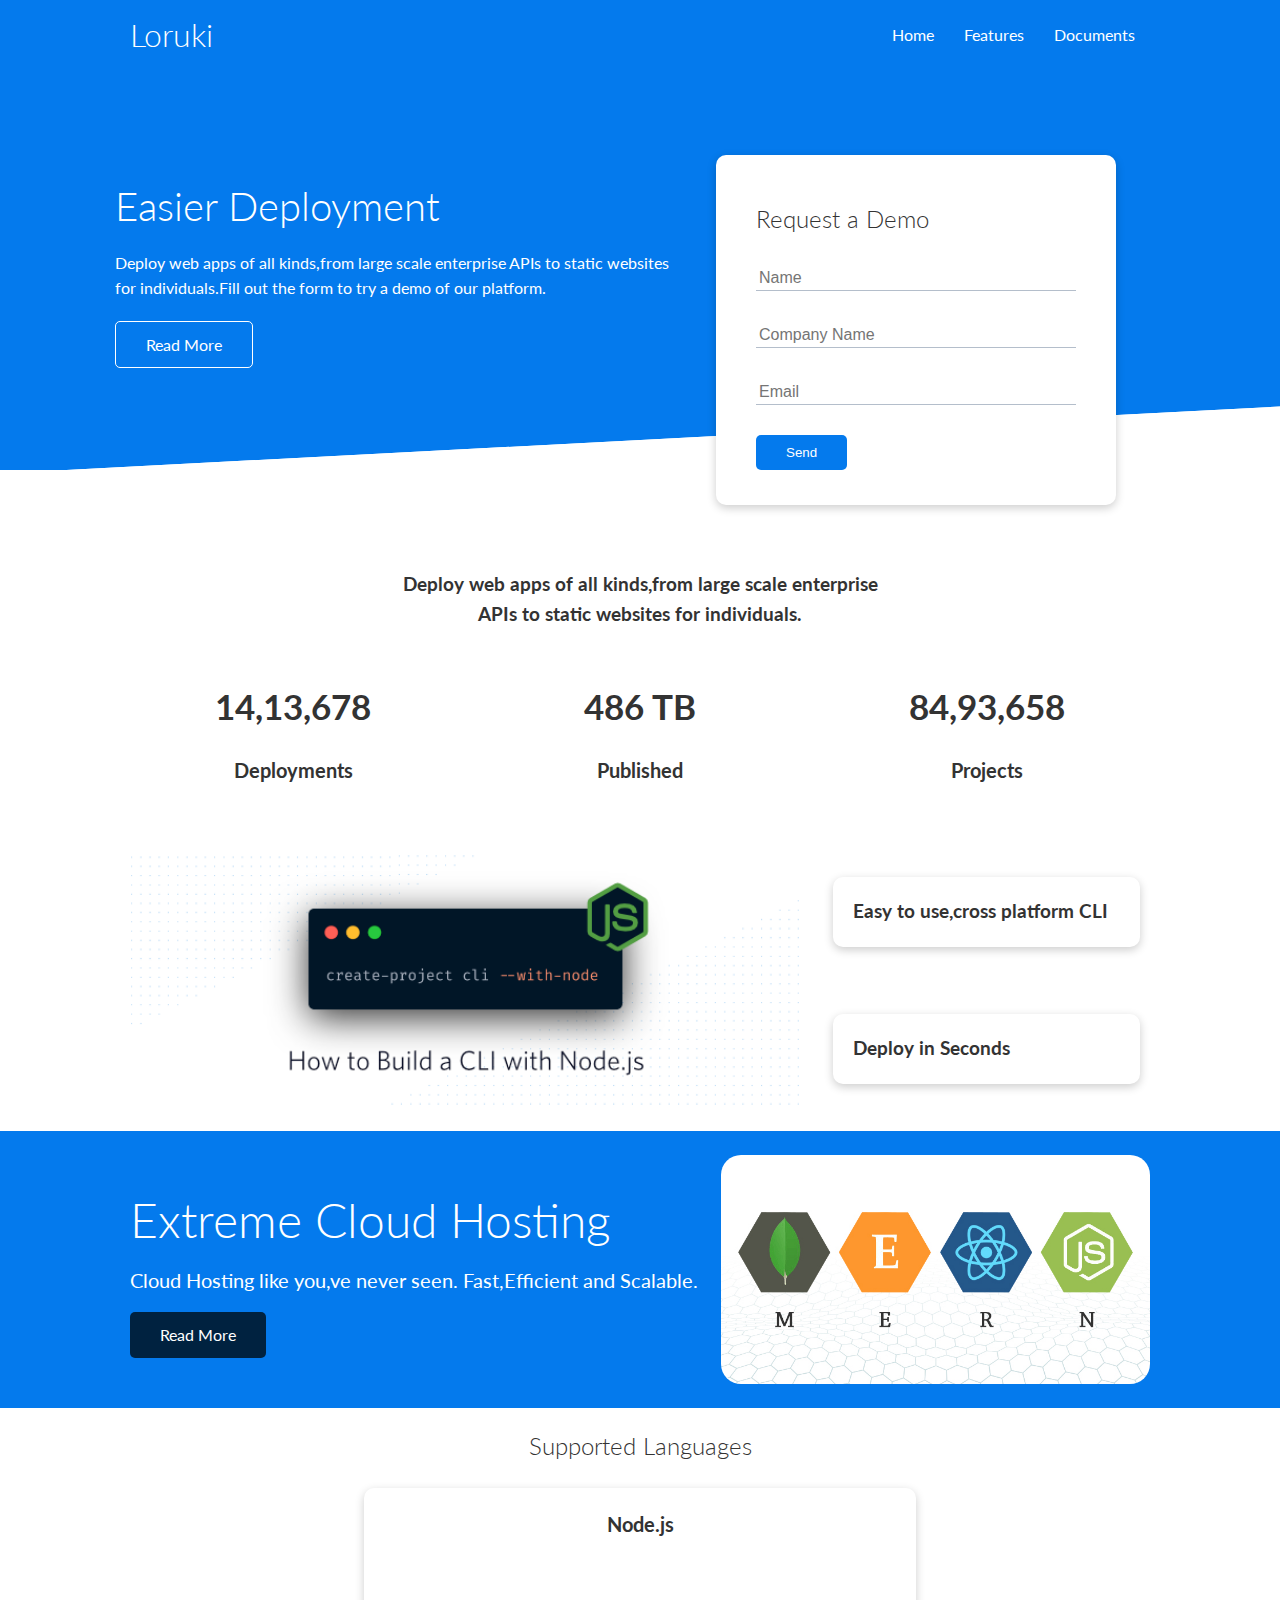
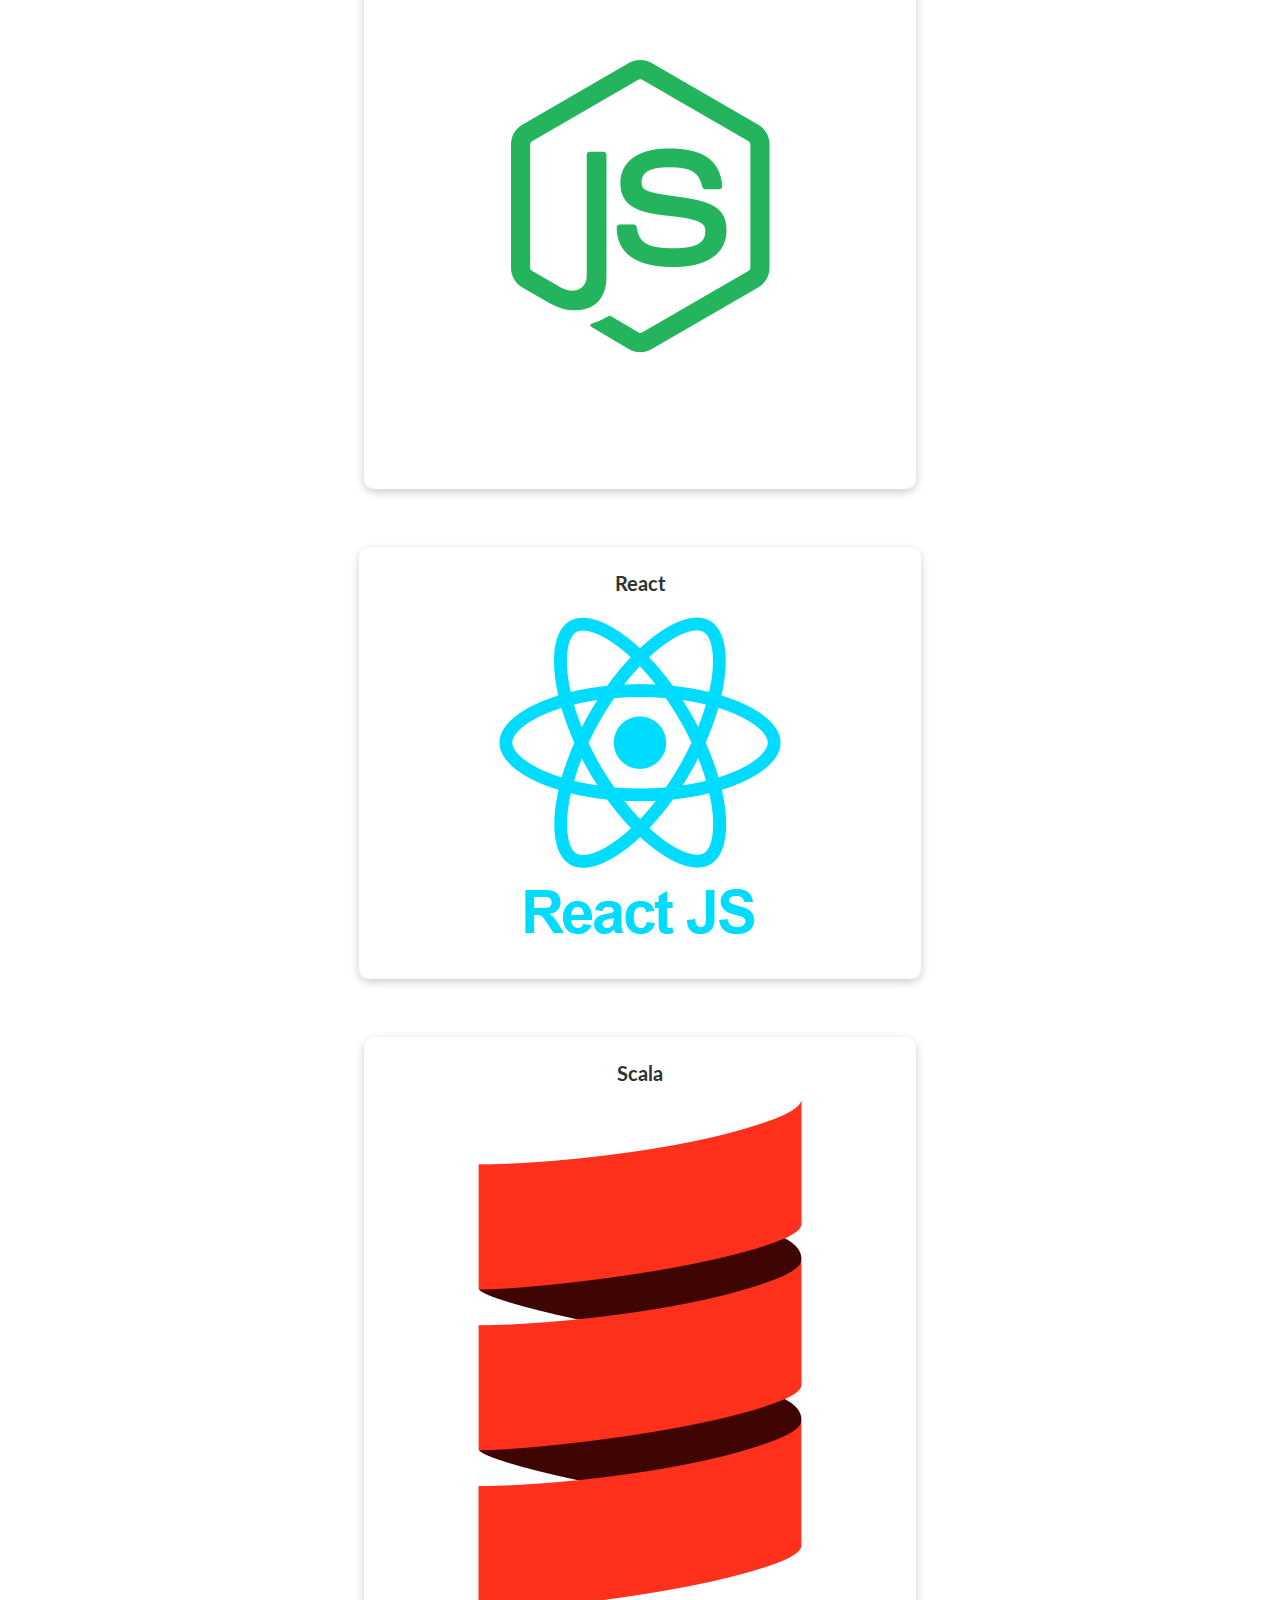
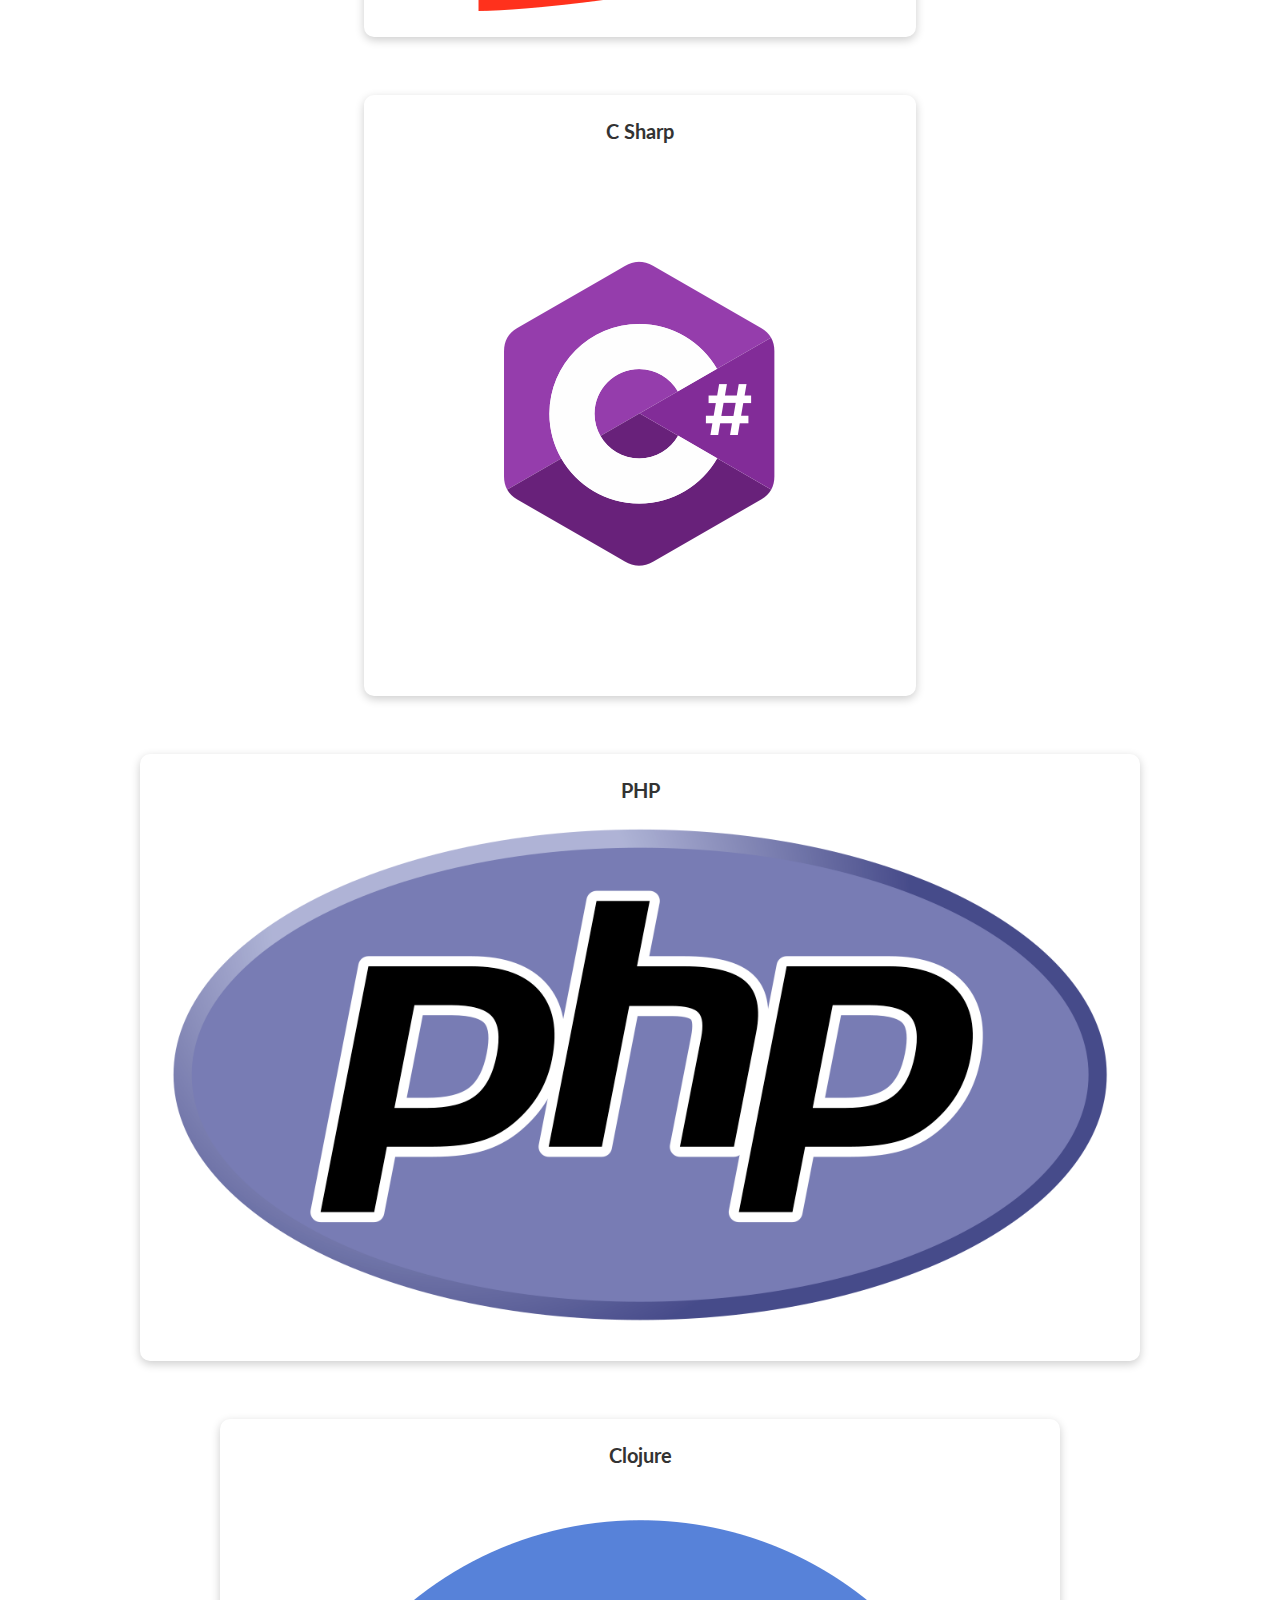
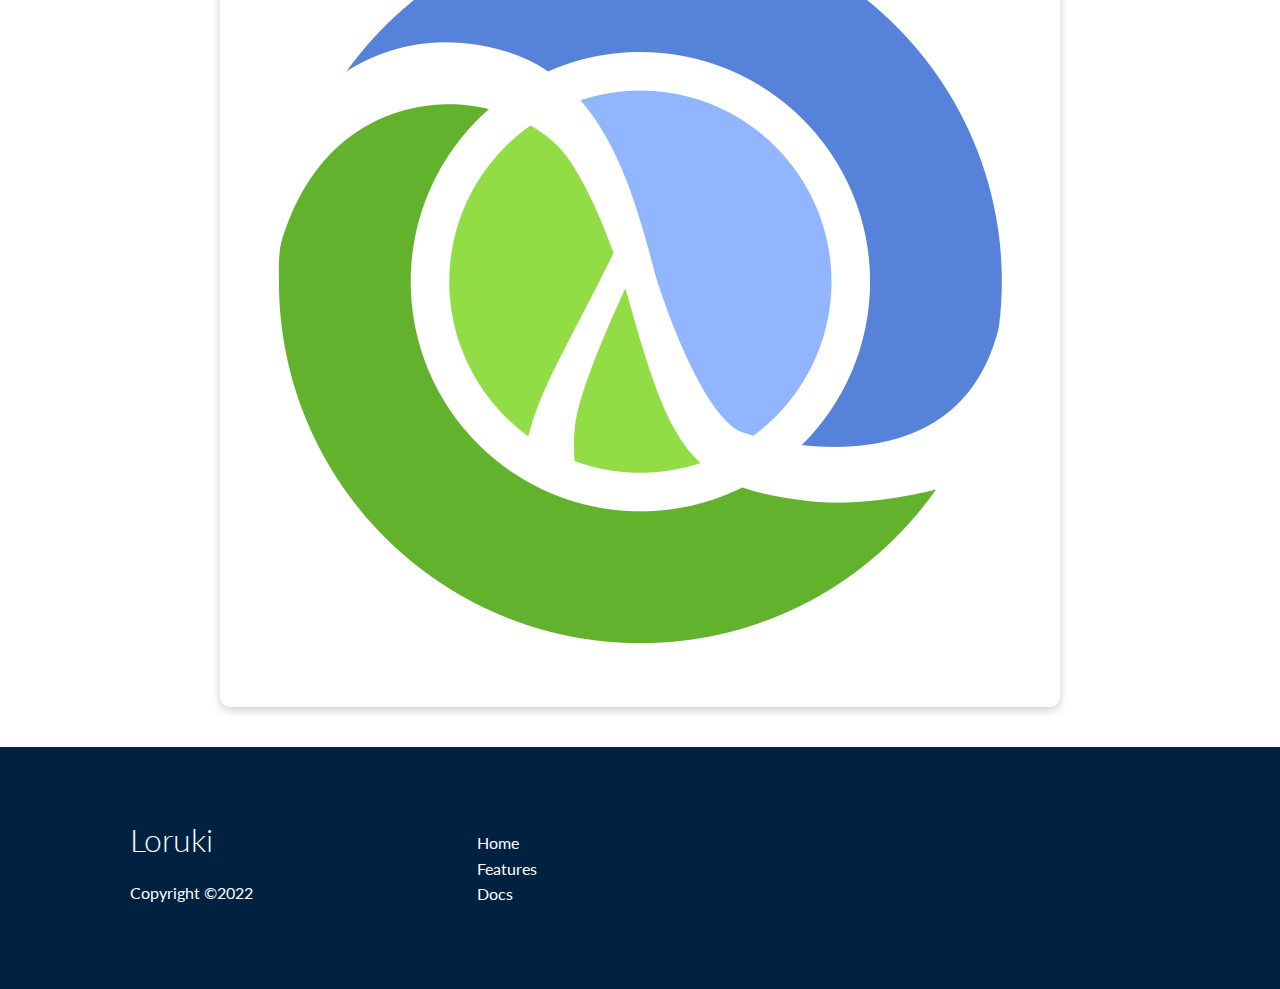
<file: index.html>
<!DOCTYPE html>
<html lang="en">

<head>
    <meta charset="UTF-8">
    <meta http-equiv="X-UA-Compatible" content="IE=edge">
    <meta name="viewport" content="width=device-width, initial-scale=1.0">
    <link rel="stylesheet" href="https://cdnjs.cloudflare.com/ajax/libs/font-awesome/6.2.0/css/all.min.css"
    integrity="sha512-xh6O/CkQoPOWDdYTDqeRdPCVd1SpvCA9XXcUnZS2FmJNp1coAFzvtCN9BmamE+4aHK8yyUHUSCcJHgXloTyT2A=="
    crossorigin="anonymous" referrerpolicy="no-referrer" />
    <link rel="stylesheet" href="CSS/style.css">
    <title>Cloud Hosting for Everyone</title>
</head>

<body>
    <!-- Navbar area -->
    <div class="navbar">
        <div class="container flex">
            <h1 class="logo">Loruki</h1>
            <nav>
                <ul>
                    <li><a href="index.html">Home</a></li>
                    <li><a href="Features.html">Features</a></li>
                    <li><a href="docs.html">Documents</a></li>
                </ul>
            </nav>
        </div>
    </div>

    <!-- Showcase Area -->
    <section class="showcase">
        <div class="container grid">
            <div class="showcase-text">
                <h1>Easier Deployment</h1>
                <p>Deploy web apps of all kinds,from
                    large scale enterprise APIs to static 
                    websites for individuals.Fill out the form 
                    to try a demo of our platform.
                </p>
                <a href="features.html" class="btn btn-outline">Read More</a>
            </div>
            <div class="showcase-form card">
                <h2>Request a Demo</h2>
                <form>
                    <div class="form-control">
                        <input type="text" name="name" placeholder="Name" required>
                    </div>
                    <div class="form-control">
                        <input type="text" name="company" placeholder="Company Name" required>
                    </div>
                    <div class="form-control">
                        <input type="email" name="email" placeholder="Email" required>
                    </div>
                    <input type="submit" value="Send" class="btn btn-primary">
                </form>
            </div>
        </div>
    </section>
    <!-- Stats -->
    <section class="stats">
        <div class="container">
            <h3 class="stats-heading text-center my-1">
                Deploy web apps of all kinds,from
                    large scale enterprise APIs to static 
                    websites for individuals.
            </h3>
            <div class=" grid grid-3 text-center my-4">
                <div>
                    <i class="fas fa-server fa-3x"></i>
                    <h3>14,13,678</h3>
                    <p class="text-secondary">Deployments</p>
                </div>
                <div>
                    <i class="fas fa-upload fa-3x"></i>
                    <h3>486 TB</h3>
                    <p class="text-secondary">Published</p>
                </div>
                <div>
                    <i class="fas fa-project-diagram fa-3x"></i>
                    <h3>84,93,658</h3>
                    <p class="text-secondary">Projects</p>
                </div>
            </div>
        </div>
    </section>
    <!-- Cli -->
    <section class="cli">
        <div class="container grid">
            <img src="images/pro.png" alt="">
            <div class="card">
                <h3>Easy to use,cross platform CLI</h3>
            </div>
            <div class="card">
                <h3>Deploy in Seconds</h3>
            </div>
        </div>

    </section>
    <!-- Cloud -->
    <section class="cloud bg-primary my-2 py-2">
        <div class="container grid">
            <div class="text center">
                <h2 class="lg">Extreme Cloud Hosting</h2>
                <p class="lead my-1">Cloud Hosting like you,ve never seen.
                    Fast,Efficient and Scalable.
                </p>
                <a href="features.html" class="btn btn-dark">Read More</a>
            </div>
            <img src="images/Mern.jpg" alt="" class="img-border">
        </div>

    </section>

    <!-- Languages -->
    <section class="languages">
        <h2 class="md text-center my2">
            Supported Languages
        </h2>
        <div class="container flex">
            <div class="card">
                <h4>Node.js</h4>
                <img src="images/nodejs.png" alt="">
            </div>
            <div class="card">
                <h4>React</h4>
                <img src="images/react.png" alt="">
            </div>
            <div class="card">
                <h4>Scala</h4>
                <img src="images/scala.png" alt="">
            </div>
            <div class="card">
                <h4>C Sharp</h4>
                <img src="images/csharp.png" alt="">
            </div>
            <div class="card">
                <h4>PHP</h4>
                <img src="images/php.png" alt="">
            </div>
            <div class="card">
                <h4>Clojure</h4>
                <img src="images/clojure.png" alt="">
            </div>
        </div>
    </section>

    <!-- Footer -->
    <footer class="footer bg-dark py-5">
        <div class="container grid grid-3">
            <div>
                <h1>
                    Loruki
                </h1>
                <p>Copyright &copy;2022</p>
            </div>
            <nav>
                <ul>
                    <li><a href="index.html">Home</a></li>
                    <li><a href="features.html">Features</a></li>
                    <li><a href="docs.html">Docs</a></li>
                </ul>
            </nav>
            <div class="social">
                <a href="#"><i class="fab fa-github fa-2x"></i></a>
                <a href="#"><i class="fab fa-facebook fa-2x"></i></a>
                <a href="#"><i class="fab fa-linkedin fa-2x"></i></a>
            </div>
        </div>
    </footer>


</body>

</html>
</file>
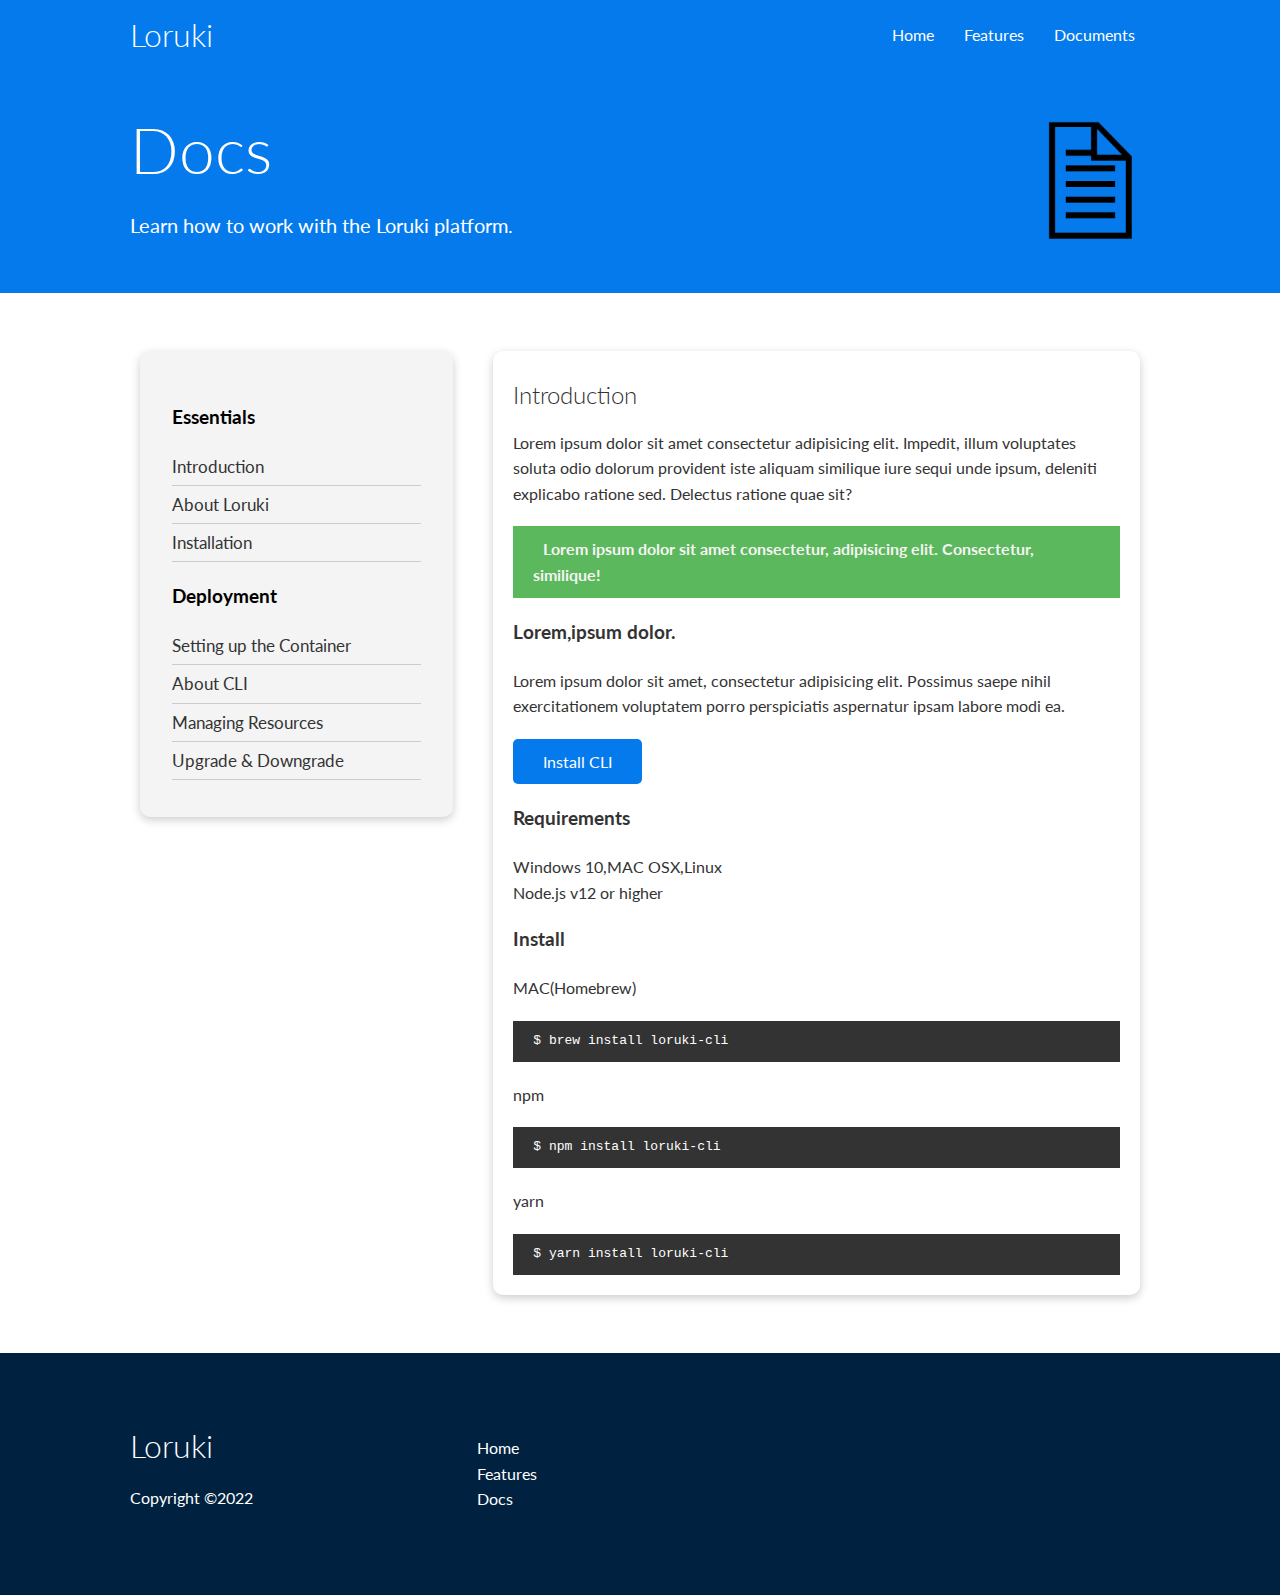
<file: docs.html>
<!DOCTYPE html>
<html lang="en">

<head>
    <meta charset="UTF-8">
    <meta http-equiv="X-UA-Compatible" content="IE=edge">
    <meta name="viewport" content="width=device-width, initial-scale=1.0">
    <link rel="stylesheet" href="https://cdnjs.cloudflare.com/ajax/libs/font-awesome/6.2.0/css/all.min.css"
        integrity="sha512-xh6O/CkQoPOWDdYTDqeRdPCVd1SpvCA9XXcUnZS2FmJNp1coAFzvtCN9BmamE+4aHK8yyUHUSCcJHgXloTyT2A=="
        crossorigin="anonymous" referrerpolicy="no-referrer" />
    <link rel="stylesheet" href="CSS/style.css">
    <title>Cloud Hosting for Everyone</title>
</head>

<body>
    <!-- Navbar area -->
    <div class="navbar">
        <div class="container flex">
            <h1 class="logo">Loruki</h1>
            <nav>
                <ul>
                    <li><a href="index.html">Home</a></li>
                    <li><a href="Features.html">Features</a></li>
                    <li><a href="docs.html">Documents</a></li>
                </ul>
            </nav>
        </div>
    </div>
    <!-- Head -->
    <section class="docs-head bg-primary py-3">
        <div class="container grid">
            <div>
                <h1 class="xl">Docs</h1>
                <p class="lead">
                    Learn how to work with the Loruki platform.
                </p>
            </div>
            <img src="images/docs.png" alt="">
        </div>
    </section>
    <!-- Docs main -->
    <section class="docs-main my-4">
        <div class="container grid">
            <div class="card bg-light p-3">
                <h3 class="my-2">Essentials</h3>
                <nav>
                    <ul>
                        <li><a href="#">Introduction</a></li>
                        <li><a href="#">About Loruki</a></li>
                        <li><a href="#">Installation</a></li>
                    </ul>
                </nav>
                <h3 class="my-2">Deployment</h3>
                <nav>
                    <ul>
                        <li><a href="#">Setting up the Container</a></li>
                        <li><a href="#">About CLI</a></li>
                        <li><a href="#">Managing Resources</a></li>
                        <li><a href="#">Upgrade & Downgrade</a></li>
                    </ul>

                </nav>
            </div>
            <div class="card">
                <h2>Introduction</h2>
                <p>Lorem ipsum dolor sit amet consectetur adipisicing elit. Impedit, illum voluptates soluta odio
                    dolorum provident iste aliquam similique iure sequi unde ipsum, deleniti explicabo ratione sed.
                    Delectus ratione quae sit?
                </p>

                <div class="alert alert-success">
                    <i class="fas fa-info"></i>
                    Lorem ipsum dolor sit amet consectetur, adipisicing elit. Consectetur, similique!
                </div>

                <h3>Lorem,ipsum dolor.</h3>
                <p>Lorem ipsum dolor sit amet, consectetur adipisicing elit. Possimus saepe nihil exercitationem
                    voluptatem porro perspiciatis aspernatur ipsam labore modi ea.
                </p>
                <a href="#" class="btn btn-primary">Install CLI</a>

                <h3>Requirements</h3>
                <ul>
                    <li>Windows 10,MAC OSX,Linux</li>
                    <li>Node.js v12 or higher</li>
                </ul>

                <h3>Install</h3>
                <p>MAC(Homebrew)</p>
                <pre><code>$ brew install loruki-cli</code></pre>
                <p>npm</p>
                <pre><code>$ npm install loruki-cli</code></pre>
                <p>yarn</p>
                <pre><code>$ yarn install loruki-cli</code></pre>
            </div>
        </div>
    </section>

    <!-- Footer -->
    <footer class="footer bg-dark py-5">
        <div class="container grid grid-3">
            <div>
                <h1>
                    Loruki
                </h1>
                <p>Copyright &copy;2022</p>
            </div>
            <nav>
                <ul>
                    <li><a href="index.html">Home</a></li>
                    <li><a href="features.html">Features</a></li>
                    <li><a href="docs.html">Docs</a></li>
                </ul>
            </nav>
            <div class="social">
                <a href="#"><i class="fab fa-github fa-2x"></i></a>
                <a href="#"><i class="fab fa-facebook fa-2x"></i></a>
                <a href="#"><i class="fab fa-linkedin fa-2x"></i></a>
            </div>
        </div>
    </footer>


</body>

</html>
</file>
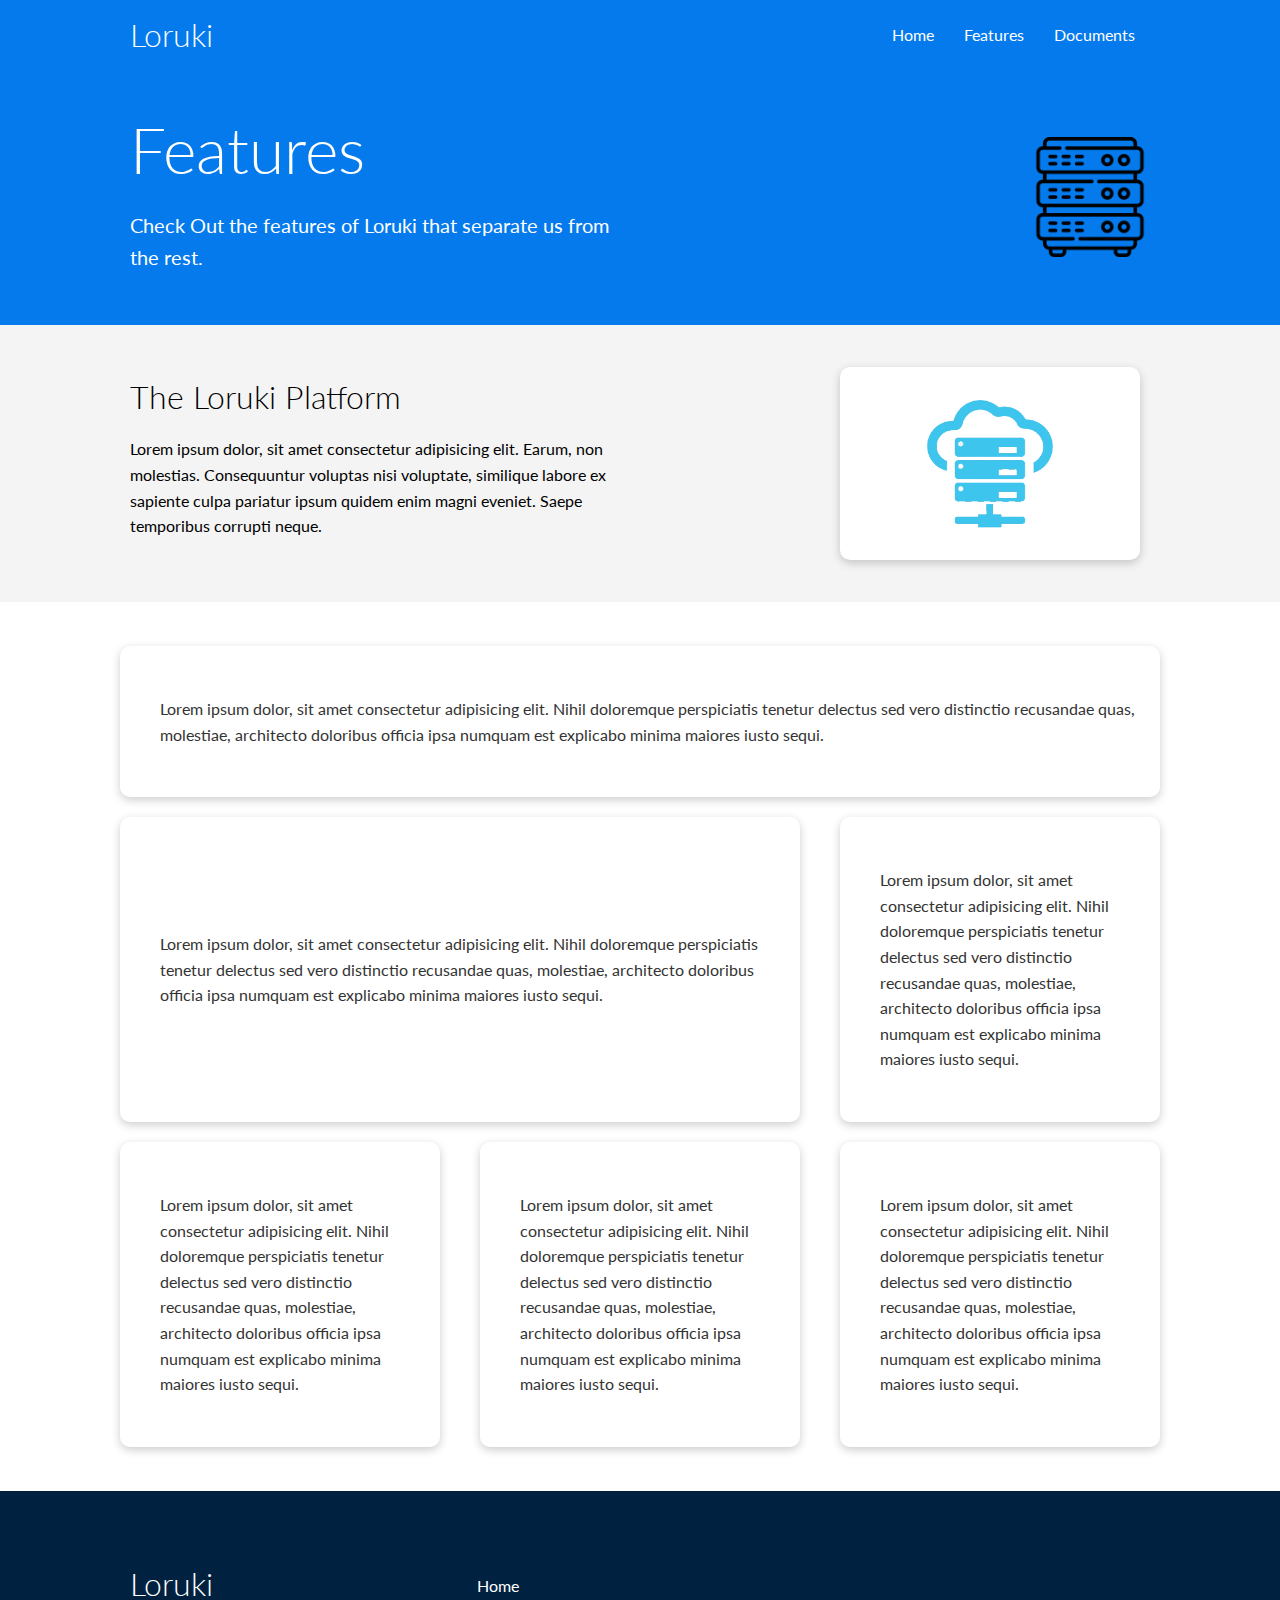
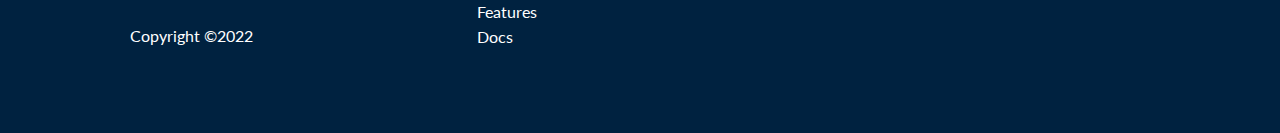
<file: Features.html>
<!DOCTYPE html>
<html lang="en">

<head>
    <meta charset="UTF-8">
    <meta http-equiv="X-UA-Compatible" content="IE=edge">
    <meta name="viewport" content="width=device-width, initial-scale=1.0">
    <link rel="stylesheet" href="https://cdnjs.cloudflare.com/ajax/libs/font-awesome/6.2.0/css/all.min.css"
        integrity="sha512-xh6O/CkQoPOWDdYTDqeRdPCVd1SpvCA9XXcUnZS2FmJNp1coAFzvtCN9BmamE+4aHK8yyUHUSCcJHgXloTyT2A=="
        crossorigin="anonymous" referrerpolicy="no-referrer" />
    <link rel="stylesheet" href="CSS/style.css">
    <title>Cloud Hosting for Everyone</title>
</head>

<body>
    <!-- Navbar area -->
    <div class="navbar">
        <div class="container flex">
            <h1 class="logo">Loruki</h1>
            <nav>
                <ul>
                    <li><a href="index.html">Home</a></li>
                    <li><a href="Features.html">Features</a></li>
                    <li><a href="docs.html">Documents</a></li>
                </ul>
            </nav>
        </div>
    </div>
    <!-- Head -->
    <section class="features-head bg-primary py-3">
        <div class="container grid">
            <div>
                <h1 class="xl">Features</h1>
                <p class="lead">
                    Check Out the features of Loruki that separate
                    us from the rest.
                </p>
            </div>
            <img src="images/server.png" alt="">
        </div>
    </section>
    <!-- Sub Head -->
    <section class="features-sub-head bg-light py-3">
        <div class="container grid">
            <div>
                <h1 class="med">The Loruki Platform</h1>
                <p>
                    Lorem ipsum dolor, sit amet consectetur adipisicing elit. Earum, non molestias. Consequuntur
                    voluptas nisi voluptate, similique labore ex sapiente culpa pariatur ipsum quidem enim magni
                    eveniet. Saepe temporibus corrupti neque.
                </p>
            </div>
            <img src="images/server2.png" class="card" alt="">
        </div>
    </section>
    <section class="features-main my-2">
        <div class="container grid grid-3">
            <div class="card flex">
                <i class="fas fa-server fa-3x"></i>
                <p>Lorem ipsum dolor, sit amet consectetur adipisicing elit. Nihil doloremque perspiciatis tenetur
                    delectus sed vero distinctio recusandae quas, molestiae, architecto doloribus officia ipsa numquam
                    est explicabo minima maiores iusto sequi.</p>
            </div>
            <div class="card flex">
                <i class="fa fa-external-link fa-3x"></i>
                <p>Lorem ipsum dolor, sit amet consectetur adipisicing elit. Nihil doloremque perspiciatis tenetur
                    delectus sed vero distinctio recusandae quas, molestiae, architecto doloribus officia ipsa numquam
                    est explicabo minima maiores iusto sequi.</p>
            </div>
            <div class="card flex">
                <i class="fa fa-cubes fa-3x"></i>
                <p>Lorem ipsum dolor, sit amet consectetur adipisicing elit. Nihil doloremque perspiciatis tenetur
                    delectus sed vero distinctio recusandae quas, molestiae, architecto doloribus officia ipsa numquam
                    est explicabo minima maiores iusto sequi.</p>
            </div>
            <div class="card flex">
                <i class="fa fa-bar-chart fa-3x"></i>
                <p>Lorem ipsum dolor, sit amet consectetur adipisicing elit. Nihil doloremque perspiciatis tenetur
                    delectus sed vero distinctio recusandae quas, molestiae, architecto doloribus officia ipsa numquam
                    est explicabo minima maiores iusto sequi.</p>
            </div>
            <div class="card flex">
                <i class="fa fa-sort-amount-asc fa-3x"></i>
                <p>Lorem ipsum dolor, sit amet consectetur adipisicing elit. Nihil doloremque perspiciatis tenetur
                    delectus sed vero distinctio recusandae quas, molestiae, architecto doloribus officia ipsa numquam
                    est explicabo minima maiores iusto sequi.</p>
            </div>
            <div class="card flex">
                <i class="fa fa-superpowers fa-3x"></i>
                <p>Lorem ipsum dolor, sit amet consectetur adipisicing elit. Nihil doloremque perspiciatis tenetur
                    delectus sed vero distinctio recusandae quas, molestiae, architecto doloribus officia ipsa numquam
                    est explicabo minima maiores iusto sequi.</p>
            </div>
        </div>
    </section>

    <!-- Footer -->
    <footer class="footer bg-dark py-5">
        <div class="container grid grid-3">
            <div>
                <h1>
                    Loruki
                </h1>
                <p>Copyright &copy;2022</p>
            </div>
            <nav>
                <ul>
                    <li><a href="index.html">Home</a></li>
                    <li><a href="features.html">Features</a></li>
                    <li><a href="docs.html">Docs</a></li>
                </ul>
            </nav>
            <div class="social">
                <a href="#"><i class="fab fa-github fa-2x"></i></a>
                <a href="#"><i class="fab fa-facebook fa-2x"></i></a>
                <a href="#"><i class="fab fa-linkedin fa-2x"></i></a>
            </div>
        </div>
    </footer>


</body>

</html>
</file>
<file: CSS/style.css>
@import url('https://fonts.googleapis.com/css2?family=Lato:wght@300&display=swap');
:root{
    --primary-color:#047aed;
    --secondary-color:#1c3fa8;
    --dark-color:#002240;
    --light-color:#f4f4f4;
    --success-color:#5cb85c;
    --error-color:#d9534f;
}
*{
    box-sizing: border-box;
    padding: 0;
    margin:0;
}
body{
    font-family:'Lato',sans-serif;
    color:#333;
    line-height: 1.6;
}
/* Navbar styling */
ul{
    list-style-type: none;
}
a{
    text-decoration: none;
    color:#333;  
}
h1,h2{
    font-weight: 300;
    line-height: 1.2;
    margin: 10px 0;
}
p{
    margin: 20px 0;
}
img{
    width:100%;
}
code,pre{
    background: #333;
    color:#fff;
    padding:10px;
}
.navbar{
    background-color:var(--primary-color);
    color:white;
    height:70px;
}
.navbar .flex{
    justify-content: space-between;
}
.navbar ul{
    display: flex;
}
.navbar a{
    color: white;
    padding:10px;
    margin:0px 5px;
}
.navbar a:hover{
    border-bottom:2px solid white;
}
/* Showcase */
.showcase{
    height:400px;
    background-color:var(--primary-color);
    color:white;
    position:relative;
}
.showcase h1{
    font-size: 40px;
}
/* Stats */
.stats{
    padding-top: 100px;
    animation:  slideInFromBottom 1s ease-in;;
}
/* Utilities */
.container{
    max-width: 1100px;
    margin:0 auto;
    overflow:auto;
    padding:0 40px;
    flex-wrap: wrap;
}
.card{
    background-color: white;
    color:#333;
    border-radius:10px;
    box-shadow: 0 3px 10px rgba(0,0,0,0.2);
    padding:20px;
    margin:10px;
}
.showcase-form{
    position: relative ;
    top:60px;
    height:350px;
    width:400px;
    padding: 40px;
    z-index: 100;
    animation: slideInFromRight 1s ease-in;
}
.showcase-form .form-control{
    margin:30px 0;
}
.showcase-form input[type='text'],
.showcase-form input[type='email']
{
    border:0;
    border-bottom: 1px solid #b4becb;
    width:100%;
    padding: 3px;
    font-size: 16px;

}
.btn{
    display: inline-block;
    padding: 10px 30px;
    cursor: pointer;
    background: var(--primary-color);
    color: white;
    border:none;
    border-radius: 5px;
}
.btn-outline{
    background-color: transparent;
    border:1px solid white;
}
.btn:hover{
    transform: scale(0.98);
}
.showcase-form input:focus{
    outline:none;
}
.showcase::before,
.showcase::after
{
    content:'';
    position:absolute;
    height:100px;
    bottom:-70px;
    right:0;
    left:0;
    background:white;
    transform: skewY(-3deg);
    -webkit-transform: skewY(-3deg);
    -moz-transform: skewY(-3deg);
    -ms-transform: skewY(-3deg);
}
.showcase-text{
    animation: slideInFromLeft 1s ease-in;
}
.text-center{
    text-align: center;
}
.my-1{
    margin: 1rem 0;
}
.my-2{
    margin: 1.5rem 0;
}
.my-3{
    margin:2rem 0;
}
.my-4{
    margin:3rem 0;
}
.my-5{
    margin:4rem 0;
}
.m-1{
    margin: 1rem;
}
.m-2{
    margin: 1.5rem;
}
.m-3{
    margin:2rem;
}
.m-4{
    margin:3rem;
}
.m-5{
    margin:4rem;
}
.py-1{
    padding: 1rem 0;
}
.py-2{
    padding: 1.5rem 0;
}
.py-3{
    padding:2rem 0;
}
.py-4{
    padding:3rem 0;
}
.py-5{
    padding:4rem 0;
}
.p-1{
    padding: 1rem;
}
.p-2{
    padding: 1.5rem;
}
.p-3{
    padding:2rem;
}
.p-4{
    padding:3rem;
}
.p-5{
    padding:4rem;
}
.stats-heading{
    max-width: 500px;
    margin:auto;
}
.stats .grid h3{
    font-size:35px;
}
.stats .grid p{
    font-size:20px;
    font-weight: bold;
}
.flex{
    display: flex;
    justify-content:center;
    align-items: center;
    height: 100%;
}
.grid{
    display: grid;
    grid-template-columns: repeat(2,1fr);
    gap:20px;
    justify-content: center;
    align-items: center;
    height:100%;
    overflow:visible;
}
.grid-3{
    grid-template-columns: repeat(3,1fr);
}
.showcase .grid{
    grid-template-columns: 55% 45%;
    gap:30px;
}
.cli .grid{
    grid-template-columns: repeat(3,1fr);
    grid-template-rows: repeat(2,1fr);
}
.cli .grid > *:first-child{
    grid-column: 1/span 2;
    grid-row: 1/span 2;
}
.cloud .grid{
    grid-template-columns: 4fr 3fr;
}
.bg-primary,
.btn-primary
{
    background-color: var(--primary-color);
    color: white;
}
.bg-secondary,
.btn-secondary{
    background-color: var(--secondary-color);
    color:white;
}
.bg-dark,
.btn-dark{
    background-color: var(--dark-color);
    color:#ffff;
}
.bg-light,
.btn-light{
    background-color: var(--light-color);
    color:black;
}
.lead{
    font-size: 20px;
}
.sm{
    font-size: 1rem;
}
.med{
    font-size: 2rem;
}
.lg{
    font-size: 3rem;
}
.xl{
    font-size: 4rem;
}
.img-border{
    border-radius: 20px;
}
.languages .card{
    text-align: center;
    margin:18px 10px 40px;
    transition: transform 0.2s ease-in;
    cursor: pointer;
}

.languages .card h4{
    font-size: 20px;
    margin-bottom: 10px;
}
.languages .card:hover{
    transform: translateY(-15px);
}
.features-head img,.docs-head img{
    width:120px;
    justify-self: flex-end;
}
.features-sub-head img{
    width:300px;
    justify-self: flex-end;
}
.features-main .card>i{
    margin-right: 20px;
}
.features-main .grid{
    padding: 20px;
}
.features-main .grid > *:first-child{
    grid-column: 1/span 3;
}
.features-main .grid > *:nth-child(2){
    grid-column: 1/span 2;
}
.docs-main h3{
    margin:20px 0;
}
.docs-main .grid{
    grid-template-columns: 1fr 2fr;
    align-items: flex-start;
}
.docs-main nav li{
    font-size: 17px;
     padding-bottom: 5px; 
    margin-bottom: 5px;
    border-bottom: 1px #ccc solid;
}
.docs-main a:hover{
    font-weight: bold;
}
.alert{
    background-color: var(--light-color);
    padding:10px 20px;
    font-weight: bold;
    margin:15px 0;
}
.alert i{
    margin-right: 10px;
}
.alert-success{
    background-color: var(--success-color);
    color:#f4f4f4;
}

.footer a{
    color:white;
}
.footer .social a{
    margin: 0 10px;
}
@keyframes slideInFromLeft {
    0%{
        transform: translateX(-100%);
    }
    100%{
        transform: translateX(0);
    }
}
@keyframes slideInFromRight {
    0%{
        transform: translateX(100%);
    }
    100%{
        transform: translateX(0);
    }
}
@keyframes slideInFromTop {
    0%{
        transform: translateY(-100%);
    }
    100%{
        transform: translateX(0);
    }
}
@keyframes slideInFromBottom {
    0%{
        transform: translateY(100%);
    }
    100%{
        transform: translateX(0);
    }
}
@media(max-width:768px)
{
    .grid,
    .showcase .grid,
    .stats .grid,
    .cli .grid,
    .cloud .grid,
    .features-main .grid,
    .docs-main .grid{
        grid-template-columns: 1fr;
        grid-template-rows: 1fr;
    }
    .showcase{
        height:auto;
    }
    .showcase-text{
        text-align: center;
        margin-top: 40px;
        animation: slideInFromTop 1s ease-in;
    }
    .showcase-form{
        justify-self: center;
        margin: auto;
        animation: slideInFromBottom 1s ease-in;
    }
    .cli .grid > *:first-child{
        grid-column: 1;
        grid-row: 1;
    }
    .features-head,
    .features-sub-head,
    .docs-head{
        text-align: center;
    }
    .features-head img,
    .features-sub-head img,
    .docs-head img{
        justify-self: center;
    }
    .features-main .grid > *:first-child,
    .features-main .grid > *:nth-child(2){
        grid-column: 1;
    }
}
@media(max-width:500px)
{
    .navbar{
        height:110px;
    }
    .navbar .flex{
        flex-direction: column;
    }
    .navbar ul{
        padding: 10px;
        background-color: rgba(0,0,0,0.1);
    }
}
</file>
